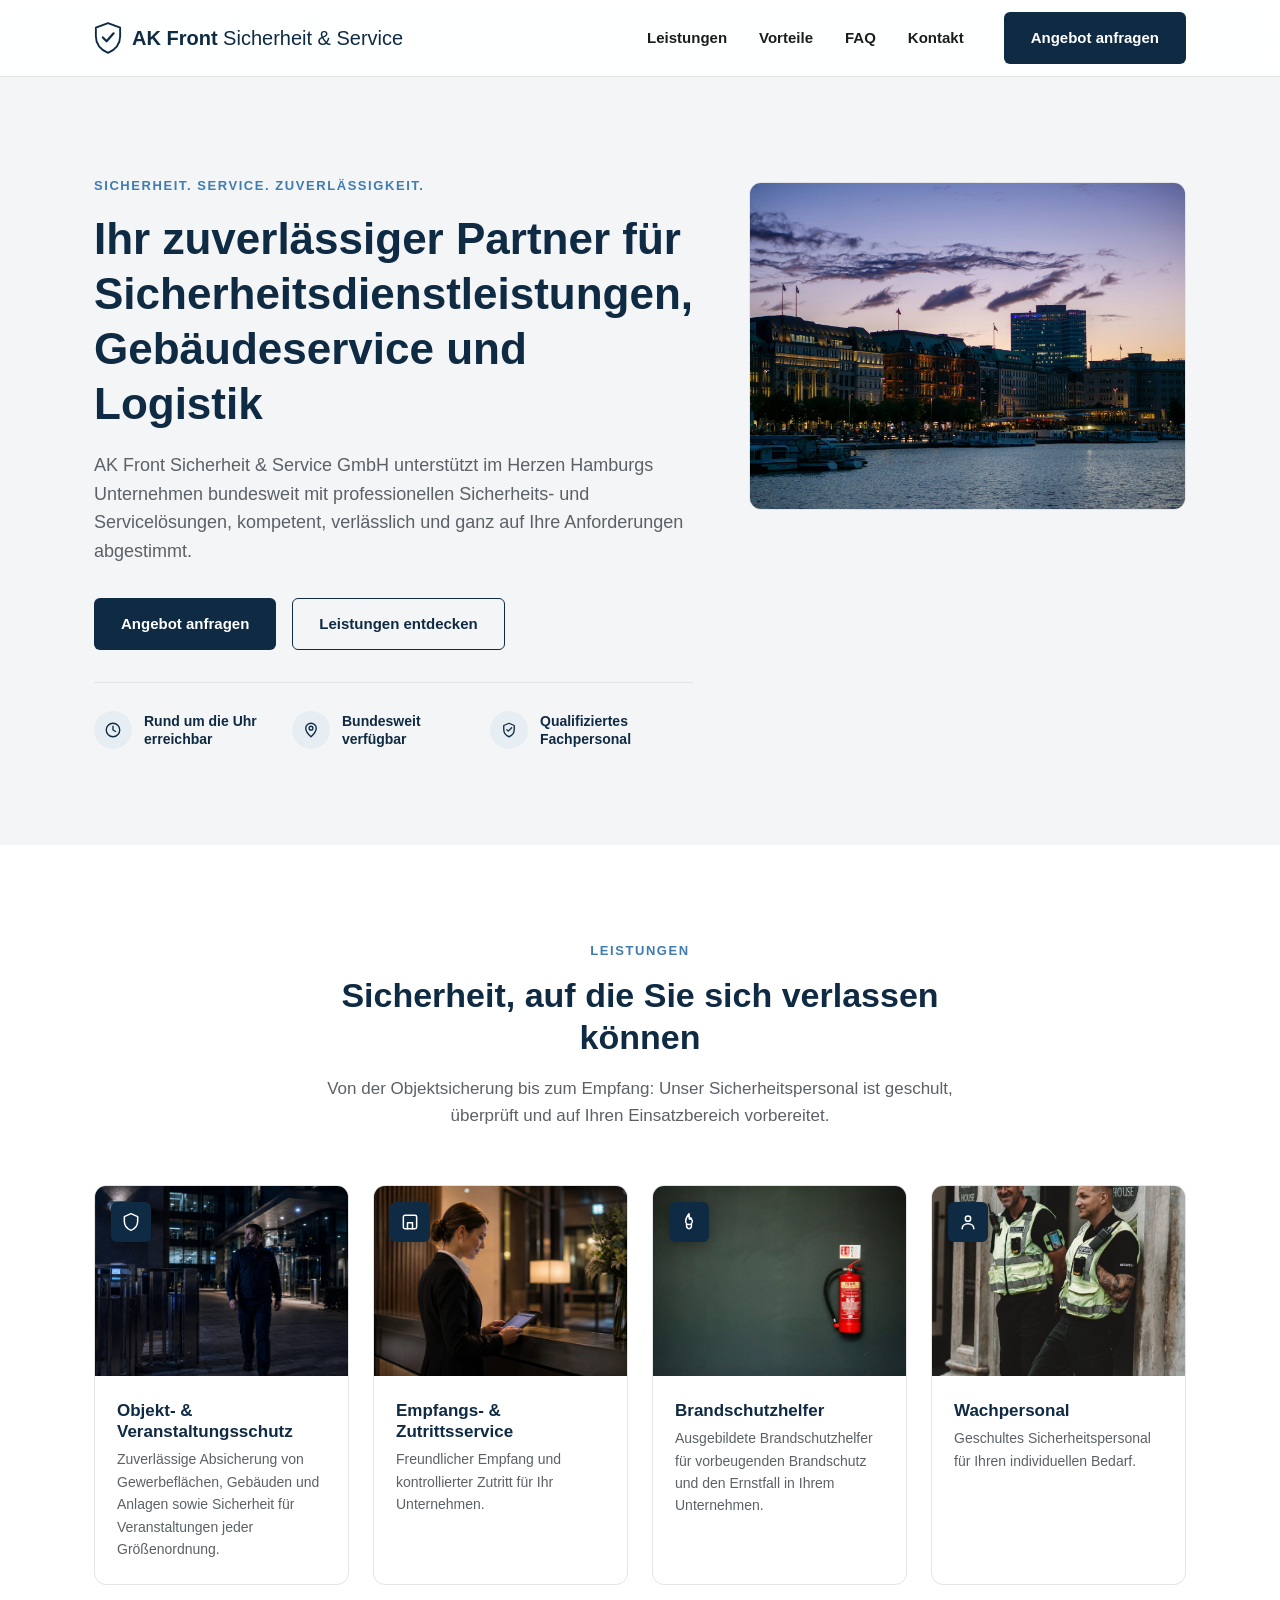
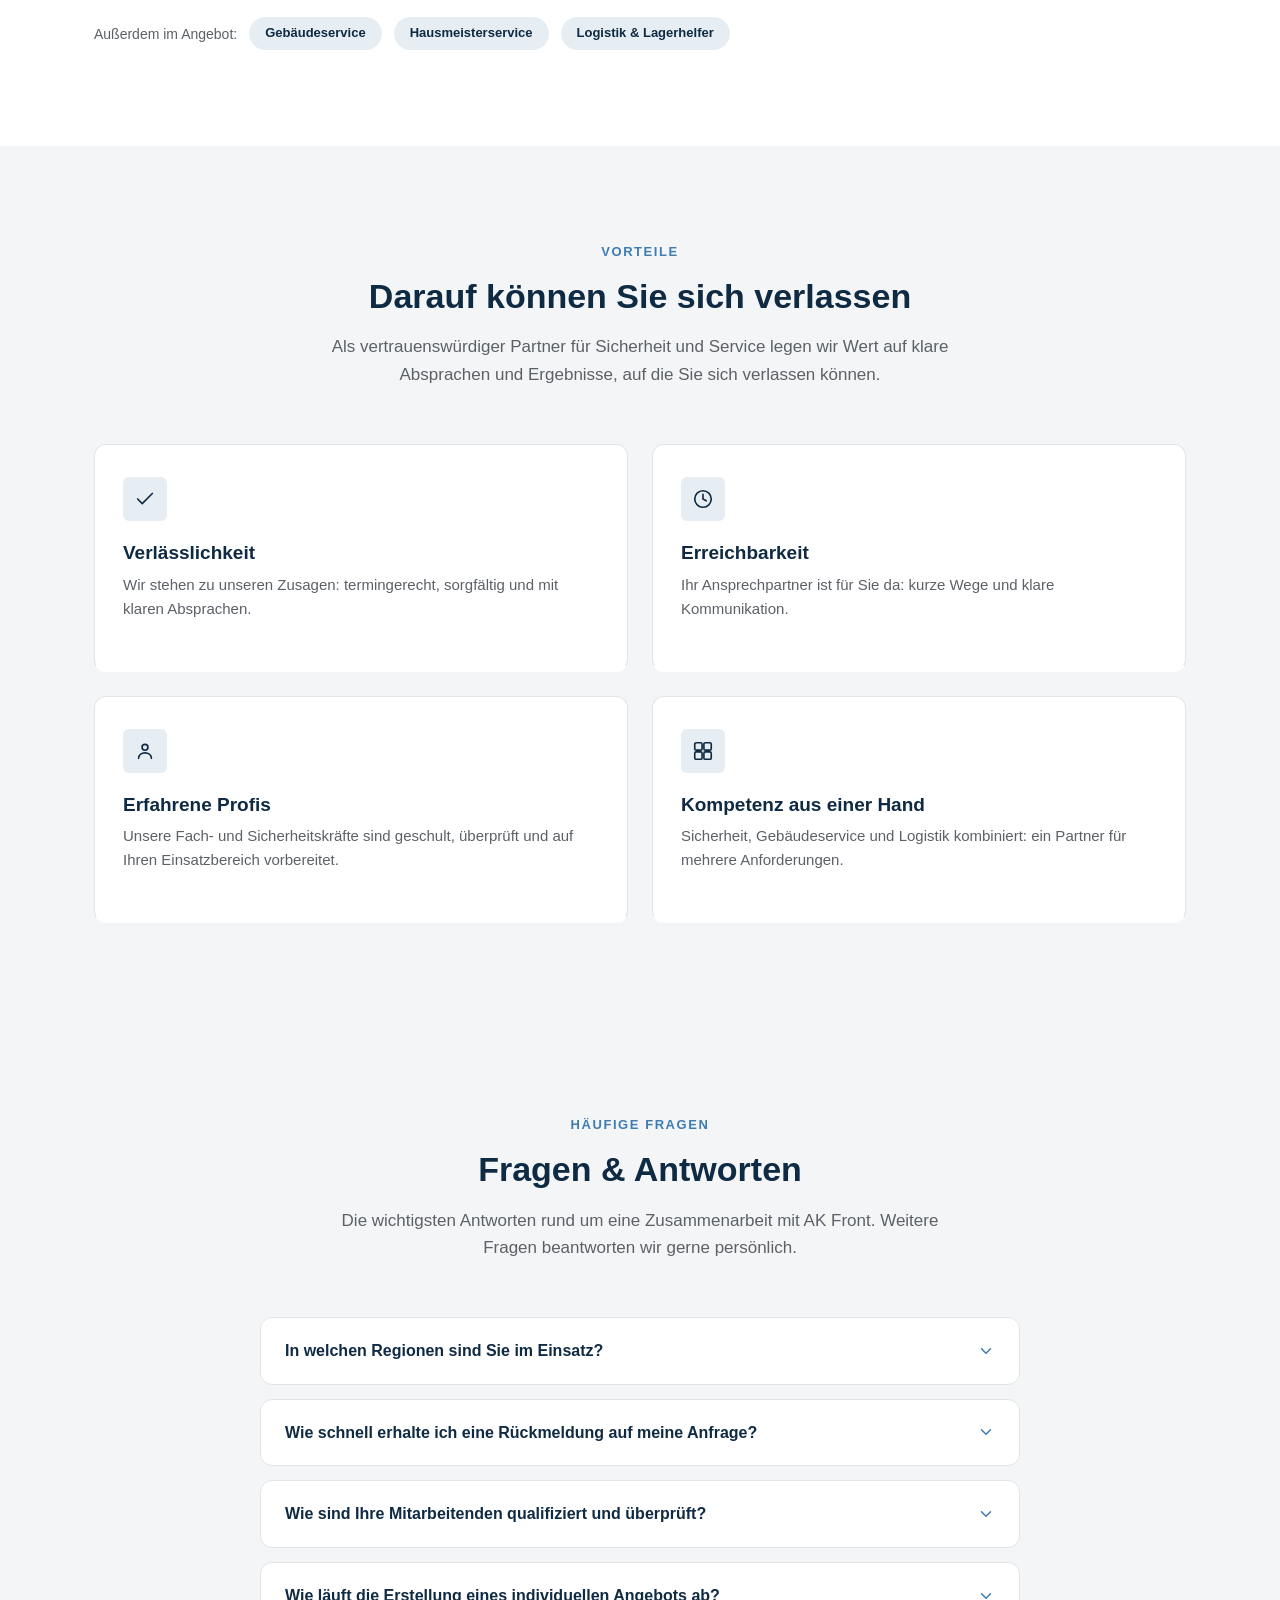
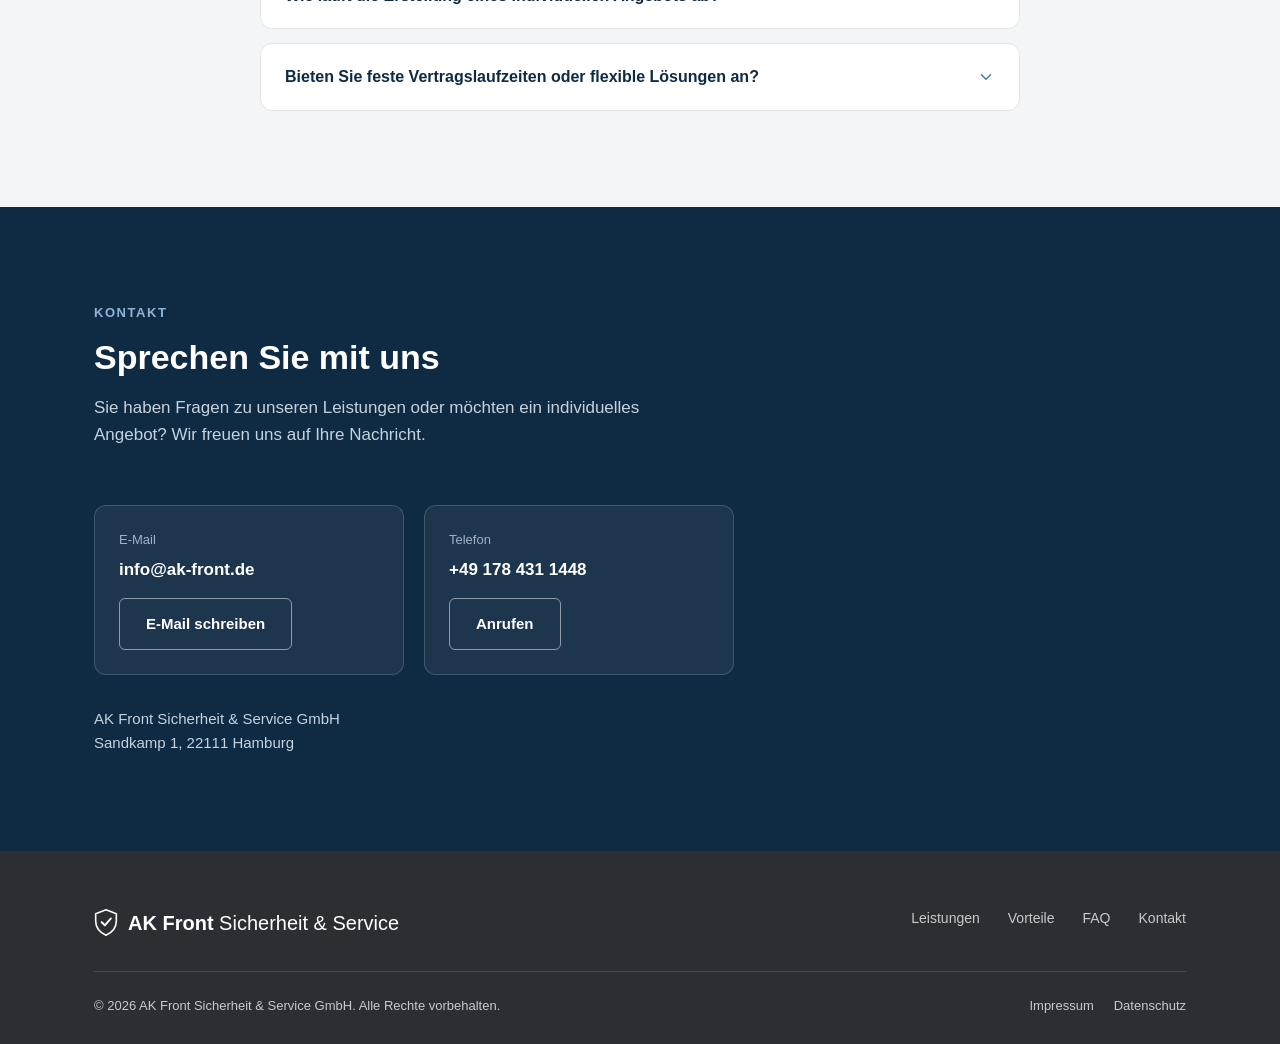
<file: index.html>
<!DOCTYPE html>
<html lang="de">
<head>
<meta charset="UTF-8">
<meta name="viewport" content="width=device-width, initial-scale=1.0">
<title>AK Front Sicherheit &amp; Service GmbH | Sicherheitsdienstleistungen, Gebäudeservice &amp; Logistik</title>
<meta name="description" content="AK Front Sicherheit &amp; Service GmbH: Ihr zuverlässiger Partner für Sicherheitsdienstleistungen, Gebäudeservice und Logistik-Dienstleistungen bundesweit.">
<link rel="icon" type="image/svg+xml" href="assets/favicon.svg">
<link rel="stylesheet" href="css/style.css">
</head>
<body>

<header class="site-header" id="siteHeader">
  <div class="container">
    <a href="#top" class="logo">
      <svg class="mark" width="28" height="32" viewBox="0 0 30 34" fill="none" xmlns="http://www.w3.org/2000/svg">
        <path d="M15 1L28 6V15C28 23 22.5 29.5 15 33C7.5 29.5 2 23 2 15V6L15 1Z" stroke="currentColor" stroke-width="2" stroke-linejoin="round"/>
        <path d="M9.5 16.5L13.5 20.5L21 12" stroke="currentColor" stroke-width="2.4" stroke-linecap="round" stroke-linejoin="round"/>
      </svg>
      <span><strong>AK Front</strong> Sicherheit &amp; Service</span>
    </a>
    <nav class="main-nav">
      <ul>
        <li><a href="#leistungen">Leistungen</a></li>
        <li><a href="#vorteile">Vorteile</a></li>
        <li><a href="#faq">FAQ</a></li>
        <li><a href="#kontakt">Kontakt</a></li>
      </ul>
      <a href="#kontakt" class="btn btn-primary">Angebot anfragen</a>
    </nav>
    <button class="nav-toggle" id="navToggle" aria-label="Menü öffnen" aria-expanded="false">
      <svg viewBox="0 0 24 24" fill="none" stroke="currentColor" stroke-width="2" stroke-linecap="round">
        <line x1="3" y1="6" x2="21" y2="6"/><line x1="3" y1="12" x2="21" y2="12"/><line x1="3" y1="18" x2="21" y2="18"/>
      </svg>
    </button>
  </div>
</header>

<main id="top">

  <!-- Hero -------------------------------------------------------------- -->
  <section class="hero">
    <div class="container">
      <div class="hero-content">
        <span class="eyebrow">Sicherheit. Service. Zuverlässigkeit.</span>
        <h1>Ihr zuverlässiger Partner für Sicherheitsdienstleistungen, Gebäudeservice und Logistik</h1>
        <p class="section-sub">AK Front Sicherheit &amp; Service GmbH unterstützt im Herzen Hamburgs Unternehmen bundesweit mit professionellen Sicherheits- und Servicelösungen, kompetent, verlässlich und ganz auf Ihre Anforderungen abgestimmt.</p>
        <div class="hero-ctas">
          <a href="#kontakt" class="btn btn-primary">Angebot anfragen</a>
          <a href="#leistungen" class="btn btn-outline">Leistungen entdecken</a>
        </div>
        <ul class="hero-badges">
          <li class="hero-badge">
            <span class="badge-icon">
              <svg width="18" height="18" viewBox="0 0 24 24" fill="none" stroke="currentColor" stroke-width="1.8" stroke-linecap="round" stroke-linejoin="round">
                <circle cx="12" cy="12" r="9"/>
                <path d="M12 7V12L15.5 14"/>
              </svg>
            </span>
            <span>Rund um die Uhr erreichbar</span>
          </li>
          <li class="hero-badge">
            <span class="badge-icon">
              <svg width="18" height="18" viewBox="0 0 24 24" fill="none" stroke="currentColor" stroke-width="1.8" stroke-linecap="round" stroke-linejoin="round">
                <path d="M12 21C12 21 19 14.5 19 9.5C19 5.9 15.9 3 12 3C8.1 3 5 5.9 5 9.5C5 14.5 12 21 12 21Z"/>
                <circle cx="12" cy="9.5" r="2.5"/>
              </svg>
            </span>
            <span>Bundesweit verfügbar</span>
          </li>
          <li class="hero-badge">
            <span class="badge-icon">
              <svg width="18" height="18" viewBox="0 0 24 24" fill="none" stroke="currentColor" stroke-width="1.8" stroke-linecap="round" stroke-linejoin="round">
                <path d="M12 3L19 6V11C19 15.5 16 19.5 12 21C8 19.5 5 15.5 5 11V6L12 3Z"/>
                <path d="M9 11.5L11 13.5L15.5 9"/>
              </svg>
            </span>
            <span>Qualifiziertes Fachpersonal</span>
          </li>
        </ul>
      </div>
      <div class="hero-media">
        <img src="assets/img/hero.jpg" alt="Hamburger Binnenalster in der Abenddämmerung" width="900" height="675" loading="eager">
      </div>
    </div>
  </section>

  <!-- Leistungen ---------------------------------------------------------- -->
  <section id="leistungen">
    <div class="container">
      <div class="section-head center">
        <span class="eyebrow">Leistungen</span>
        <h2>Sicherheit, auf die Sie sich verlassen können</h2>
        <p class="section-sub">Von der Objektsicherung bis zum Empfang: Unser Sicherheitspersonal ist geschult, überprüft und auf Ihren Einsatzbereich vorbereitet.</p>
      </div>
      <div class="tiles-grid">

        <div class="tile">
          <div class="tile-media">
            <img src="assets/img/tile-objektschutz.jpg" alt="Sicherheitsmitarbeiter kontrolliert nachts den Zugang eines Gewerbegebäudes" width="600" height="450" loading="lazy">
          </div>
          <div class="tile-body">
            <div class="tile-icon">
              <svg width="20" height="20" viewBox="0 0 24 24" fill="none" stroke="currentColor" stroke-width="1.8" stroke-linecap="round" stroke-linejoin="round">
                <path d="M12 2L20 5.5V11C20 16 16.5 20.2 12 22C7.5 20.2 4 16 4 11V5.5L12 2Z"/>
              </svg>
            </div>
            <h3>Objekt- &amp; Veranstaltungsschutz</h3>
            <p>Zuverlässige Absicherung von Gewerbeflächen, Gebäuden und Anlagen sowie Sicherheit für Veranstaltungen jeder Größenordnung.</p>
          </div>
        </div>

        <div class="tile">
          <div class="tile-media">
            <img src="assets/img/tile-empfang.jpg" alt="Empfangsmitarbeiterin prüft an einem modernen Empfangstresen den Zutritt" width="600" height="450" loading="lazy">
          </div>
          <div class="tile-body">
            <div class="tile-icon">
              <svg width="20" height="20" viewBox="0 0 24 24" fill="none" stroke="currentColor" stroke-width="1.8" stroke-linecap="round" stroke-linejoin="round">
                <rect x="4" y="4" width="16" height="16" rx="2"/><path d="M9 20V13H15V20"/>
              </svg>
            </div>
            <h3>Empfangs- &amp; Zutrittsservice</h3>
            <p>Freundlicher Empfang und kontrollierter Zutritt für Ihr Unternehmen.</p>
          </div>
        </div>

        <div class="tile">
          <div class="tile-media">
            <img src="assets/img/tile-brandschutz.jpg" alt="Brandschutzhelfer mit Feuerlöscher" width="600" height="450" loading="lazy">
          </div>
          <div class="tile-body">
            <div class="tile-icon">
              <svg width="20" height="20" viewBox="0 0 24 24" fill="none" stroke="currentColor" stroke-width="1.8" stroke-linecap="round" stroke-linejoin="round">
                <path d="M12 2C12 2 8 7 8 11C8 13.2 9.8 15 12 15C14.2 15 16 13.2 16 11C16 9.5 14.8 8 14 7C14 8.5 13 9 12.5 8.5C12 8 12.5 6 12 2Z"/>
                <path d="M9 15C9 17.8 10.3 20 12 20C13.7 20 15 17.8 15 15"/>
              </svg>
            </div>
            <h3>Brandschutzhelfer</h3>
            <p>Ausgebildete Brandschutzhelfer für vorbeugenden Brandschutz und den Ernstfall in Ihrem Unternehmen.</p>
          </div>
        </div>

        <div class="tile">
          <div class="tile-media">
            <img src="assets/img/tile-wachpersonal.jpg" alt="Zwei Sicherheitsmitarbeiter in Warnwesten vor einem Gebäudeeingang" width="600" height="450" loading="lazy">
          </div>
          <div class="tile-body">
            <div class="tile-icon">
              <svg width="20" height="20" viewBox="0 0 24 24" fill="none" stroke="currentColor" stroke-width="1.8" stroke-linecap="round" stroke-linejoin="round">
                <circle cx="12" cy="8" r="3.2"/><path d="M5 20C5 16.5 8 14 12 14C16 14 19 16.5 19 20"/>
              </svg>
            </div>
            <h3>Wachpersonal</h3>
            <p>Geschultes Sicherheitspersonal für Ihren individuellen Bedarf.</p>
          </div>
        </div>

      </div>
      <div class="tiles-more">
        <span>Außerdem im Angebot:</span>
        <span class="pill">Gebäudeservice</span>
        <span class="pill">Hausmeisterservice</span>
        <span class="pill">Logistik &amp; Lagerhelfer</span>
      </div>
    </div>
  </section>

  <!-- Vorteile ------------------------------------------------------------ -->
  <section id="vorteile" class="vorteile">
    <div class="container">
      <div class="section-head center">
        <span class="eyebrow">Vorteile</span>
        <h2>Darauf können Sie sich verlassen</h2>
        <p class="section-sub">Als vertrauenswürdiger Partner für Sicherheit und Service legen wir Wert auf klare Absprachen und Ergebnisse, auf die Sie sich verlassen können.</p>
      </div>
      <div class="cards-4">

        <div class="card">
          <div class="icon">
            <svg width="22" height="22" viewBox="0 0 24 24" fill="none" stroke="currentColor" stroke-width="1.8" stroke-linecap="round" stroke-linejoin="round">
              <path d="M20 6L9 17L4 12"/>
            </svg>
          </div>
          <h3>Verlässlichkeit</h3>
          <p>Wir stehen zu unseren Zusagen: termingerecht, sorgfältig und mit klaren Absprachen.</p>
        </div>

        <div class="card">
          <div class="icon">
            <svg width="22" height="22" viewBox="0 0 24 24" fill="none" stroke="currentColor" stroke-width="1.8" stroke-linecap="round" stroke-linejoin="round">
              <circle cx="12" cy="12" r="9"/><path d="M12 7V12L15.5 14"/>
            </svg>
          </div>
          <h3>Erreichbarkeit</h3>
          <p>Ihr Ansprechpartner ist für Sie da: kurze Wege und klare Kommunikation.</p>
        </div>

        <div class="card">
          <div class="icon">
            <svg width="22" height="22" viewBox="0 0 24 24" fill="none" stroke="currentColor" stroke-width="1.8" stroke-linecap="round" stroke-linejoin="round">
              <circle cx="12" cy="8" r="3.2"/><path d="M5 20C5 16.5 8 14 12 14C16 14 19 16.5 19 20"/>
            </svg>
          </div>
          <h3>Erfahrene Profis</h3>
          <p>Unsere Fach- und Sicherheitskräfte sind geschult, überprüft und auf Ihren Einsatzbereich vorbereitet.</p>
        </div>

        <div class="card">
          <div class="icon">
            <svg width="22" height="22" viewBox="0 0 24 24" fill="none" stroke="currentColor" stroke-width="1.8" stroke-linecap="round" stroke-linejoin="round">
              <rect x="3" y="3" width="8" height="8" rx="1.5"/><rect x="13" y="3" width="8" height="8" rx="1.5"/><rect x="3" y="13" width="8" height="8" rx="1.5"/><rect x="13" y="13" width="8" height="8" rx="1.5"/>
            </svg>
          </div>
          <h3>Kompetenz aus einer Hand</h3>
          <p>Sicherheit, Gebäudeservice und Logistik kombiniert: ein Partner für mehrere Anforderungen.</p>
        </div>

      </div>
    </div>
  </section>

  <!-- FAQ ---------------------------------------------------------------- -->
  <section id="faq" class="faq">
    <div class="container">
      <div class="section-head center">
        <span class="eyebrow">Häufige Fragen</span>
        <h2>Fragen &amp; Antworten</h2>
        <p class="section-sub">Die wichtigsten Antworten rund um eine Zusammenarbeit mit AK Front. Weitere Fragen beantworten wir gerne persönlich.</p>
      </div>
      <div class="faq-list">

        <details class="faq-item">
          <summary>
            <span>In welchen Regionen sind Sie im Einsatz?</span>
            <svg class="faq-chevron" width="18" height="18" viewBox="0 0 24 24" fill="none" stroke="currentColor" stroke-width="2" stroke-linecap="round" stroke-linejoin="round"><path d="M6 9L12 15L18 9"/></svg>
          </summary>
          <p>AK Front Sicherheit &amp; Service ist bundesweit für Unternehmen unterschiedlicher Branchen im Einsatz, von einzelnen Standorten bis hin zu mehreren Liegenschaften.</p>
        </details>

        <details class="faq-item">
          <summary>
            <span>Wie schnell erhalte ich eine Rückmeldung auf meine Anfrage?</span>
            <svg class="faq-chevron" width="18" height="18" viewBox="0 0 24 24" fill="none" stroke="currentColor" stroke-width="2" stroke-linecap="round" stroke-linejoin="round"><path d="M6 9L12 15L18 9"/></svg>
          </summary>
          <p>Wir melden uns zeitnah bei Ihnen zurück und besprechen gemeinsam Umfang, Einsatzort und Ablauf, bevor wir ein passendes Angebot erstellen.</p>
        </details>

        <details class="faq-item">
          <summary>
            <span>Wie sind Ihre Mitarbeitenden qualifiziert und überprüft?</span>
            <svg class="faq-chevron" width="18" height="18" viewBox="0 0 24 24" fill="none" stroke="currentColor" stroke-width="2" stroke-linecap="round" stroke-linejoin="round"><path d="M6 9L12 15L18 9"/></svg>
          </summary>
          <p>Unsere Fach- und Sicherheitskräfte werden entsprechend den gesetzlichen Vorgaben (u. a. § 34a GewO) geschult und überprüft, bevor sie bei Ihnen zum Einsatz kommen.</p>
        </details>

        <details class="faq-item">
          <summary>
            <span>Wie läuft die Erstellung eines individuellen Angebots ab?</span>
            <svg class="faq-chevron" width="18" height="18" viewBox="0 0 24 24" fill="none" stroke="currentColor" stroke-width="2" stroke-linecap="round" stroke-linejoin="round"><path d="M6 9L12 15L18 9"/></svg>
          </summary>
          <p>Nach Ihrer Anfrage klären wir gemeinsam Ihren Bedarf, zum Beispiel Einsatzort, Umfang und gewünschten Startzeitpunkt, und erstellen darauf ein individuelles Angebot.</p>
        </details>

        <details class="faq-item">
          <summary>
            <span>Bieten Sie feste Vertragslaufzeiten oder flexible Lösungen an?</span>
            <svg class="faq-chevron" width="18" height="18" viewBox="0 0 24 24" fill="none" stroke="currentColor" stroke-width="2" stroke-linecap="round" stroke-linejoin="round"><path d="M6 9L12 15L18 9"/></svg>
          </summary>
          <p>Wir richten uns nach Ihrem Bedarf und besprechen im persönlichen Gespräch, ob eine langfristige Zusammenarbeit oder eine flexible, projektbezogene Lösung passender ist.</p>
        </details>

      </div>
    </div>
  </section>

  <!-- Kontakt ---------------------------------------------------------------- -->
  <section id="kontakt" class="kontakt">
    <div class="container">
      <div class="section-head">
        <span class="eyebrow">Kontakt</span>
        <h2>Sprechen Sie mit uns</h2>
        <p class="section-sub">Sie haben Fragen zu unseren Leistungen oder möchten ein individuelles Angebot? Wir freuen uns auf Ihre Nachricht.</p>
      </div>
      <div class="kontakt-grid">

        <div class="kontakt-card">
          <div class="label">E-Mail</div>
          <div class="value">info@ak-front.de</div>
          <a href="mailto:info@ak-front.de" class="btn btn-ghost-light">E-Mail schreiben</a>
        </div>

        <div class="kontakt-card">
          <div class="label">Telefon</div>
          <div class="value">+49 178 431 1448</div>
          <a href="tel:+491784311448" class="btn btn-ghost-light">Anrufen</a>
        </div>

      </div>
      <p class="kontakt-address">AK Front Sicherheit &amp; Service GmbH<br>Sandkamp 1, 22111 Hamburg</p>
    </div>
  </section>

</main>

<footer class="site-footer">
  <div class="container">
    <div class="footer-top">
      <a href="#top" class="logo">
        <svg class="mark" width="24" height="27" viewBox="0 0 30 34" fill="none" xmlns="http://www.w3.org/2000/svg">
          <path d="M15 1L28 6V15C28 23 22.5 29.5 15 33C7.5 29.5 2 23 2 15V6L15 1Z" stroke="currentColor" stroke-width="2" stroke-linejoin="round"/>
          <path d="M9.5 16.5L13.5 20.5L21 12" stroke="currentColor" stroke-width="2.4" stroke-linecap="round" stroke-linejoin="round"/>
        </svg>
        <span><strong>AK Front</strong> Sicherheit &amp; Service</span>
      </a>
      <nav class="footer-nav">
        <a href="#leistungen">Leistungen</a>
        <a href="#vorteile">Vorteile</a>
        <a href="#faq">FAQ</a>
        <a href="#kontakt">Kontakt</a>
      </nav>
    </div>
    <div class="footer-bottom">
      <span>&copy; 2026 AK Front Sicherheit &amp; Service GmbH. Alle Rechte vorbehalten.</span>
      <div class="footer-legal">
        <a href="impressum.html">Impressum</a>
        <a href="datenschutz.html">Datenschutz</a>
      </div>
    </div>
  </div>
</footer>

<script>
  var header = document.getElementById('siteHeader');
  var toggle = document.getElementById('navToggle');
  toggle.addEventListener('click', function () {
    var isOpen = header.classList.toggle('nav-open');
    toggle.setAttribute('aria-expanded', isOpen);
  });
  document.querySelectorAll('.main-nav a').forEach(function (link) {
    link.addEventListener('click', function () { header.classList.remove('nav-open'); });
  });
</script>

</body>
</html>
</file>
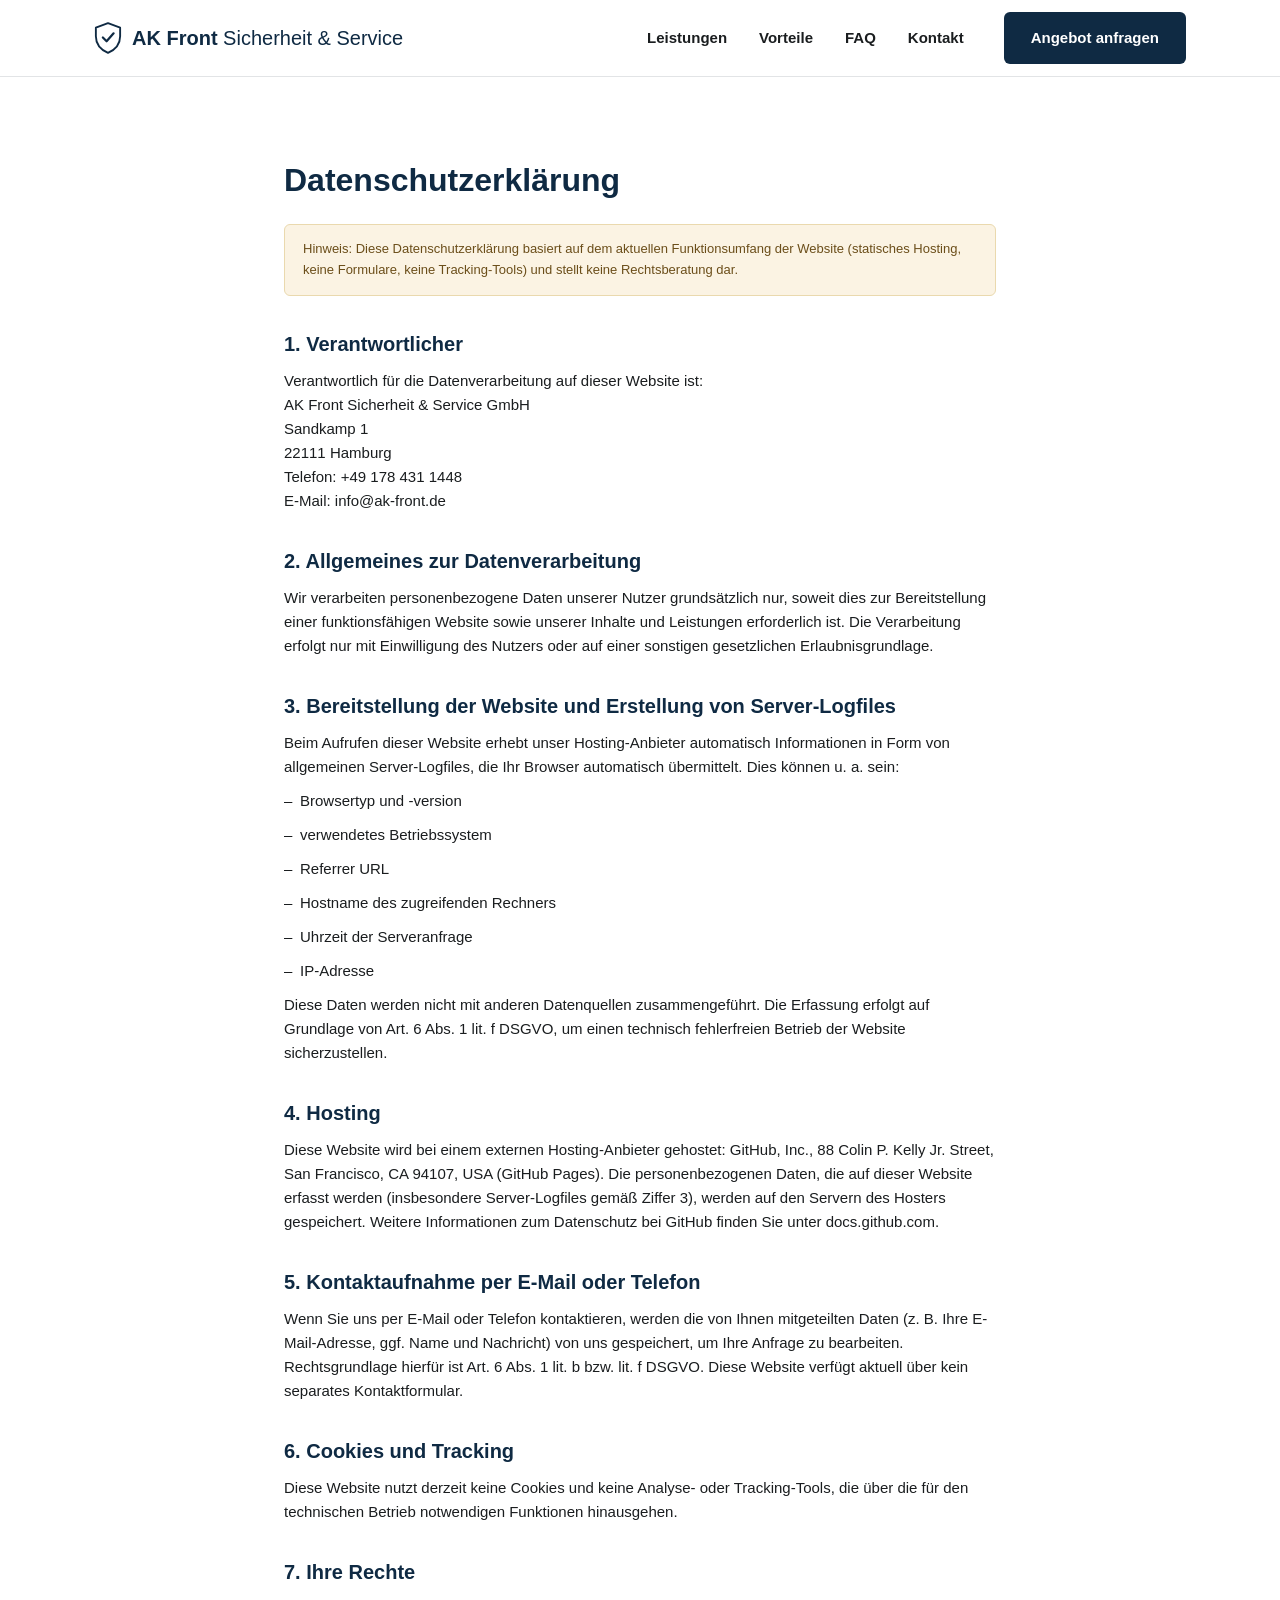
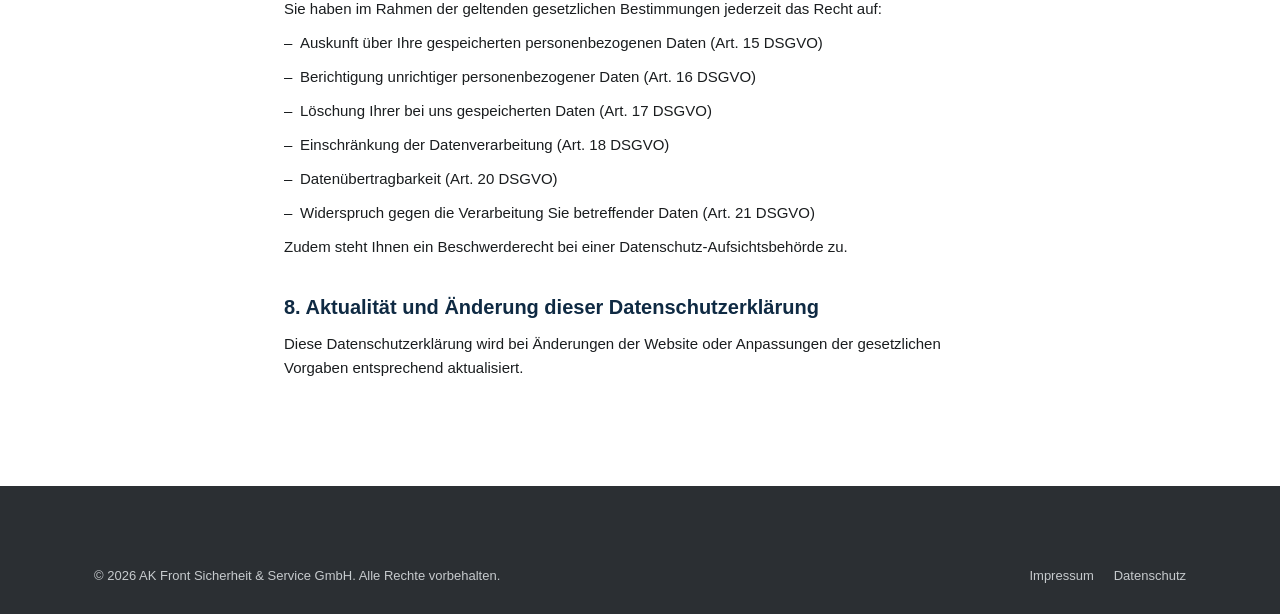
<file: datenschutz.html>
<!DOCTYPE html>
<html lang="de">
<head>
<meta charset="UTF-8">
<meta name="viewport" content="width=device-width, initial-scale=1.0">
<title>Datenschutzerklärung | AK Front Sicherheit &amp; Service GmbH</title>
<meta name="robots" content="noindex">
<link rel="icon" type="image/svg+xml" href="assets/favicon.svg">
<link rel="stylesheet" href="css/style.css">
</head>
<body>

<header class="site-header">
  <div class="container">
    <a href="index.html" class="logo">
      <svg class="mark" width="28" height="32" viewBox="0 0 30 34" fill="none" xmlns="http://www.w3.org/2000/svg">
        <path d="M15 1L28 6V15C28 23 22.5 29.5 15 33C7.5 29.5 2 23 2 15V6L15 1Z" stroke="currentColor" stroke-width="2" stroke-linejoin="round"/>
        <path d="M9.5 16.5L13.5 20.5L21 12" stroke="currentColor" stroke-width="2.4" stroke-linecap="round" stroke-linejoin="round"/>
      </svg>
      <span><strong>AK Front</strong> Sicherheit &amp; Service</span>
    </a>
    <nav class="main-nav">
      <ul>
        <li><a href="index.html#leistungen">Leistungen</a></li>
        <li><a href="index.html#vorteile">Vorteile</a></li>
        <li><a href="index.html#faq">FAQ</a></li>
        <li><a href="index.html#kontakt">Kontakt</a></li>
      </ul>
      <a href="index.html#kontakt" class="btn btn-primary">Angebot anfragen</a>
    </nav>
  </div>
</header>

<main>
  <div class="container legal-page">
    <h1>Datenschutzerklärung</h1>

    <div class="placeholder-note">
      Hinweis: Diese Datenschutzerklärung basiert auf dem aktuellen Funktionsumfang der Website
      (statisches Hosting, keine Formulare, keine Tracking-Tools) und stellt keine Rechtsberatung dar.
    </div>

    <h2>1. Verantwortlicher</h2>
    <p>
      Verantwortlich für die Datenverarbeitung auf dieser Website ist:<br>
      AK Front Sicherheit &amp; Service GmbH<br>
     Sandkamp 1<br>
      22111 Hamburg<br>
      Telefon: +49 178 431 1448<br>
      E-Mail: info@ak-front.de
    </p>

    <h2>2. Allgemeines zur Datenverarbeitung</h2>
    <p>
      Wir verarbeiten personenbezogene Daten unserer Nutzer grundsätzlich nur, soweit dies zur
      Bereitstellung einer funktionsfähigen Website sowie unserer Inhalte und Leistungen erforderlich ist.
      Die Verarbeitung erfolgt nur mit Einwilligung des Nutzers oder auf einer sonstigen gesetzlichen
      Erlaubnisgrundlage.
    </p>

    <h2>3. Bereitstellung der Website und Erstellung von Server-Logfiles</h2>
    <p>
      Beim Aufrufen dieser Website erhebt unser Hosting-Anbieter automatisch Informationen in Form von
      allgemeinen Server-Logfiles, die Ihr Browser automatisch übermittelt. Dies können u. a. sein:
    </p>
    <ul>
      <li>Browsertyp und -version</li>
      <li>verwendetes Betriebssystem</li>
      <li>Referrer URL</li>
      <li>Hostname des zugreifenden Rechners</li>
      <li>Uhrzeit der Serveranfrage</li>
      <li>IP-Adresse</li>
    </ul>
    <p>
      Diese Daten werden nicht mit anderen Datenquellen zusammengeführt. Die Erfassung erfolgt auf
      Grundlage von Art. 6 Abs. 1 lit. f DSGVO, um einen technisch fehlerfreien Betrieb der Website
      sicherzustellen.
    </p>

    <h2>4. Hosting</h2>
    <p>
      Diese Website wird bei einem externen Hosting-Anbieter gehostet: GitHub, Inc., 88 Colin P. Kelly
      Jr. Street, San Francisco, CA 94107, USA (GitHub Pages). Die personenbezogenen Daten, die auf
      dieser Website erfasst werden (insbesondere Server-Logfiles gemäß Ziffer 3), werden auf den
      Servern des Hosters gespeichert. Weitere Informationen zum Datenschutz bei GitHub finden Sie
      unter <a href="https://docs.github.com/en/site-policy/privacy-policies/github-privacy-statement" target="_blank" rel="noopener">docs.github.com</a>.
    </p>

    <h2>5. Kontaktaufnahme per E-Mail oder Telefon</h2>
    <p>
      Wenn Sie uns per E-Mail oder Telefon kontaktieren, werden die von Ihnen mitgeteilten Daten
      (z. B. Ihre E-Mail-Adresse, ggf. Name und Nachricht) von uns gespeichert, um Ihre Anfrage zu
      bearbeiten. Rechtsgrundlage hierfür ist Art. 6 Abs. 1 lit. b bzw. lit. f DSGVO. Diese Website
      verfügt aktuell über kein separates Kontaktformular.
    </p>

    <h2>6. Cookies und Tracking</h2>
    <p>
      Diese Website nutzt derzeit keine Cookies und keine Analyse- oder Tracking-Tools, die über die für
      den technischen Betrieb notwendigen Funktionen hinausgehen.
    </p>

    <h2>7. Ihre Rechte</h2>
    <p>Sie haben im Rahmen der geltenden gesetzlichen Bestimmungen jederzeit das Recht auf:</p>
    <ul>
      <li>Auskunft über Ihre gespeicherten personenbezogenen Daten (Art. 15 DSGVO)</li>
      <li>Berichtigung unrichtiger personenbezogener Daten (Art. 16 DSGVO)</li>
      <li>Löschung Ihrer bei uns gespeicherten Daten (Art. 17 DSGVO)</li>
      <li>Einschränkung der Datenverarbeitung (Art. 18 DSGVO)</li>
      <li>Datenübertragbarkeit (Art. 20 DSGVO)</li>
      <li>Widerspruch gegen die Verarbeitung Sie betreffender Daten (Art. 21 DSGVO)</li>
    </ul>
    <p>
      Zudem steht Ihnen ein Beschwerderecht bei einer Datenschutz-Aufsichtsbehörde zu.
    </p>

    <h2>8. Aktualität und Änderung dieser Datenschutzerklärung</h2>
    <p>
      Diese Datenschutzerklärung wird bei Änderungen der Website oder Anpassungen der gesetzlichen
      Vorgaben entsprechend aktualisiert.
    </p>
  </div>
</main>

<footer class="site-footer">
  <div class="container">
    <div class="footer-bottom">
      <span>&copy; 2026 AK Front Sicherheit &amp; Service GmbH. Alle Rechte vorbehalten.</span>
      <div class="footer-legal">
        <a href="impressum.html">Impressum</a>
        <a href="datenschutz.html">Datenschutz</a>
      </div>
    </div>
  </div>
</footer>

</body>
</html>
</file>
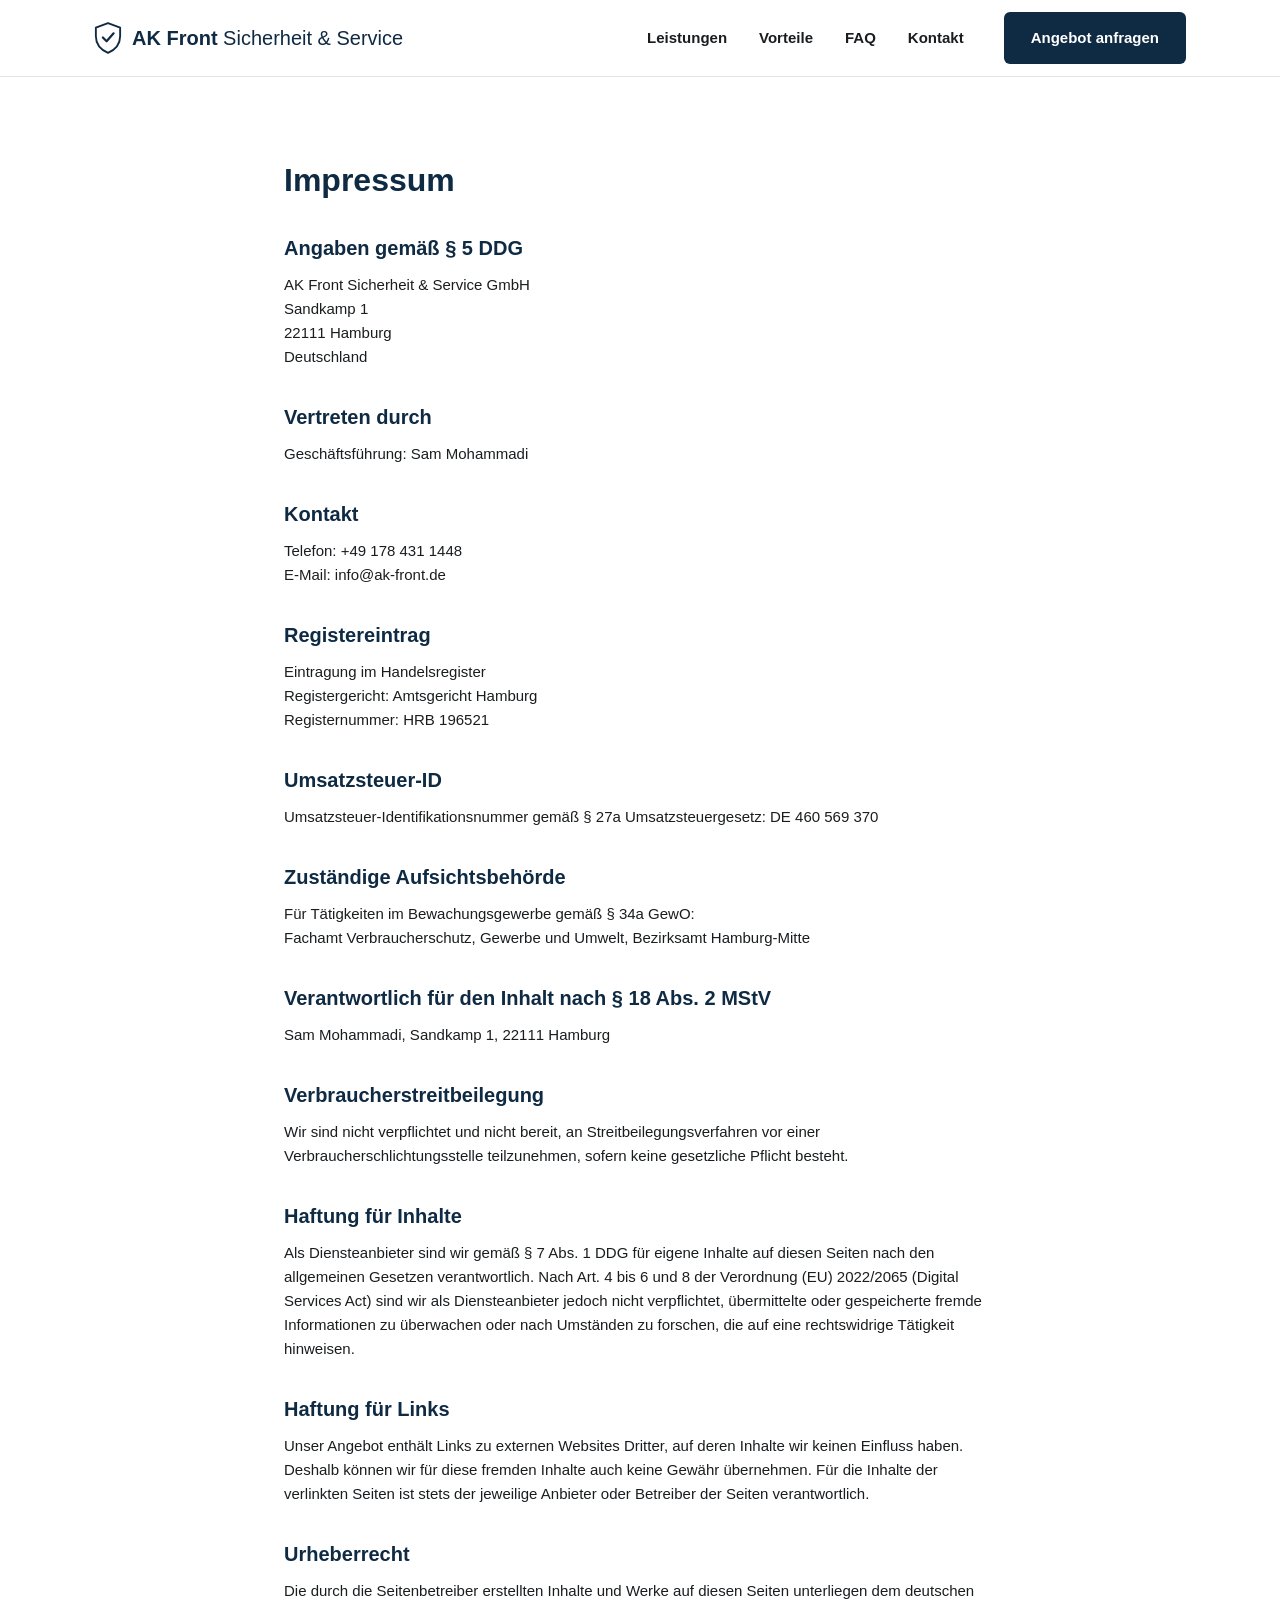
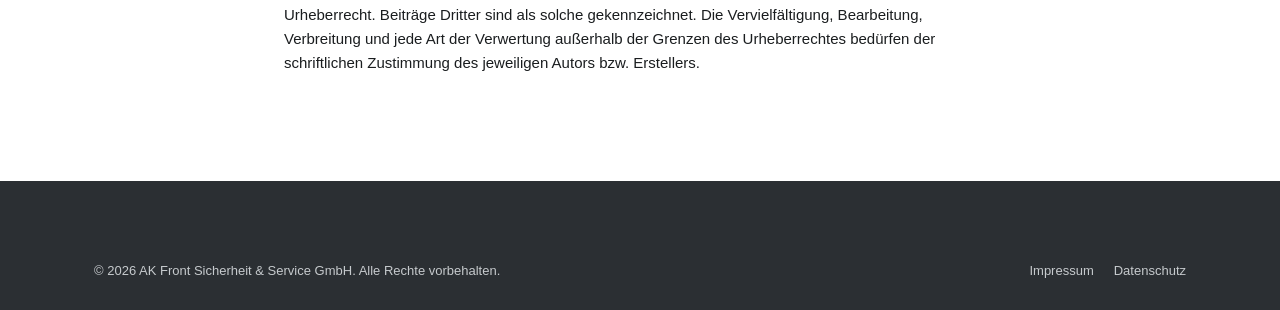
<file: impressum.html>
<!DOCTYPE html>
<html lang="de">
<head>
<meta charset="UTF-8">
<meta name="viewport" content="width=device-width, initial-scale=1.0">
<title>Impressum | AK Front Sicherheit &amp; Service GmbH</title>
<meta name="robots" content="noindex">
<link rel="icon" type="image/svg+xml" href="assets/favicon.svg">
<link rel="stylesheet" href="css/style.css">
</head>
<body>

<header class="site-header">
  <div class="container">
    <a href="index.html" class="logo">
      <svg class="mark" width="28" height="32" viewBox="0 0 30 34" fill="none" xmlns="http://www.w3.org/2000/svg">
        <path d="M15 1L28 6V15C28 23 22.5 29.5 15 33C7.5 29.5 2 23 2 15V6L15 1Z" stroke="currentColor" stroke-width="2" stroke-linejoin="round"/>
        <path d="M9.5 16.5L13.5 20.5L21 12" stroke="currentColor" stroke-width="2.4" stroke-linecap="round" stroke-linejoin="round"/>
      </svg>
      <span><strong>AK Front</strong> Sicherheit &amp; Service</span>
    </a>
    <nav class="main-nav">
      <ul>
        <li><a href="index.html#leistungen">Leistungen</a></li>
        <li><a href="index.html#vorteile">Vorteile</a></li>
        <li><a href="index.html#faq">FAQ</a></li>
        <li><a href="index.html#kontakt">Kontakt</a></li>
      </ul>
      <a href="index.html#kontakt" class="btn btn-primary">Angebot anfragen</a>
    </nav>
  </div>
</header>

<main>
  <div class="container legal-page">
    <h1>Impressum</h1>

    <h2>Angaben gemäß § 5 DDG</h2>
    <p>
      AK Front Sicherheit &amp; Service GmbH<br>
      Sandkamp 1<br>
      22111 Hamburg<br>
      Deutschland
    </p>

    <h2>Vertreten durch</h2>
    <p>Geschäftsführung: Sam Mohammadi</p>

    <h2>Kontakt</h2>
    <p>
      Telefon: +49 178 431 1448<br>
      E-Mail: info@ak-front.de
    </p>

    <h2>Registereintrag</h2>
    <p>
      Eintragung im Handelsregister<br>
      Registergericht: Amtsgericht Hamburg<br>
      Registernummer: HRB 196521
    </p>

    <h2>Umsatzsteuer-ID</h2>
    <p>Umsatzsteuer-Identifikationsnummer gemäß § 27a Umsatzsteuergesetz: DE 460 569 370</p>

    <h2>Zuständige Aufsichtsbehörde</h2>
    <p>
      Für Tätigkeiten im Bewachungsgewerbe gemäß § 34a GewO:<br>
      Fachamt Verbraucherschutz, Gewerbe und Umwelt, Bezirksamt Hamburg-Mitte
    </p>

    <h2>Verantwortlich für den Inhalt nach § 18 Abs. 2 MStV</h2>
    <p> Sam Mohammadi, Sandkamp 1, 22111 Hamburg</p>

    <h2>Verbraucherstreitbeilegung</h2>
    <p>
      Wir sind nicht verpflichtet und nicht bereit, an Streitbeilegungsverfahren vor einer
      Verbraucherschlichtungsstelle teilzunehmen, sofern keine gesetzliche Pflicht besteht.
    </p>

    <h2>Haftung für Inhalte</h2>
    <p>
      Als Diensteanbieter sind wir gemäß § 7 Abs. 1 DDG für eigene Inhalte auf diesen Seiten nach den
      allgemeinen Gesetzen verantwortlich. Nach Art. 4 bis 6 und 8 der Verordnung (EU) 2022/2065 (Digital
      Services Act) sind wir als Diensteanbieter jedoch nicht verpflichtet, übermittelte oder gespeicherte
      fremde Informationen zu überwachen oder nach Umständen zu forschen, die auf eine rechtswidrige
      Tätigkeit hinweisen.
    </p>

    <h2>Haftung für Links</h2>
    <p>
      Unser Angebot enthält Links zu externen Websites Dritter, auf deren Inhalte wir keinen Einfluss
      haben. Deshalb können wir für diese fremden Inhalte auch keine Gewähr übernehmen. Für die Inhalte
      der verlinkten Seiten ist stets der jeweilige Anbieter oder Betreiber der Seiten verantwortlich.
    </p>

    <h2>Urheberrecht</h2>
    <p>
      Die durch die Seitenbetreiber erstellten Inhalte und Werke auf diesen Seiten unterliegen dem
      deutschen Urheberrecht. Beiträge Dritter sind als solche gekennzeichnet. Die Vervielfältigung,
      Bearbeitung, Verbreitung und jede Art der Verwertung außerhalb der Grenzen des Urheberrechtes
      bedürfen der schriftlichen Zustimmung des jeweiligen Autors bzw. Erstellers.
    </p>
  </div>
</main>

<footer class="site-footer">
  <div class="container">
    <div class="footer-bottom">
      <span>&copy; 2026 AK Front Sicherheit &amp; Service GmbH. Alle Rechte vorbehalten.</span>
      <div class="footer-legal">
        <a href="impressum.html">Impressum</a>
        <a href="datenschutz.html">Datenschutz</a>
      </div>
    </div>
  </div>
</footer>

</body>
</html>
</file>
<file: css/style.css>
/* ==========================================================================
   AK Front Sicherheit & Service GmbH – Stylesheet
   Palette: Marineblau (#0F2A43) & Anthrazit (#2B2F33), Akzent Stahlblau (#3E7CB1)
   ========================================================================== */

:root {
  --navy: #0F2A43;
  --anthracite: #2B2F33;
  --accent: #3E7CB1;
  --accent-light: #E6EEF4;
  --bg-light: #F4F5F6;
  --white: #FFFFFF;
  --text: #1A1D1F;
  --text-muted: #5B6167;
  --border: #E2E4E6;
  --radius-sm: 6px;
  --radius: 12px;
  --max-width: 1140px;
  --font: -apple-system, BlinkMacSystemFont, "Segoe UI", Roboto, "Helvetica Neue", Arial, sans-serif;
}

* { box-sizing: border-box; margin: 0; padding: 0; }

html { scroll-behavior: smooth; }

body {
  font-family: var(--font);
  color: var(--text);
  line-height: 1.6;
  background: var(--white);
  -webkit-font-smoothing: antialiased;
}

img, svg { display: block; max-width: 100%; }

a { color: inherit; text-decoration: none; }

ul { list-style: none; }

.container {
  max-width: var(--max-width);
  margin: 0 auto;
  padding: 0 24px;
}

section { padding: 96px 0; }

/* Eyebrow label + headline pattern ---------------------------------------- */
.eyebrow {
  display: block;
  font-size: 13px;
  font-weight: 700;
  letter-spacing: 0.12em;
  text-transform: uppercase;
  color: var(--accent);
  margin-bottom: 12px;
}

.section-head {
  max-width: 640px;
  margin-bottom: 56px;
}

.section-head.center { margin-left: auto; margin-right: auto; text-align: center; }

h1, h2, h3 { color: var(--navy); font-weight: 700; line-height: 1.25; overflow-wrap: break-word; hyphens: auto; }

h2 { font-size: 34px; }

.section-sub {
  margin-top: 16px;
  color: var(--text-muted);
  font-size: 17px;
}

/* Buttons ------------------------------------------------------------------ */
.btn {
  display: inline-flex;
  align-items: center;
  gap: 8px;
  padding: 13px 26px;
  border-radius: var(--radius-sm);
  font-weight: 600;
  font-size: 15px;
  border: 1.5px solid transparent;
  cursor: pointer;
  transition: background-color .15s ease, border-color .15s ease, color .15s ease;
}

.btn.btn-primary { background: var(--navy); color: var(--white); }
.btn.btn-primary:hover { background: #163a5c; color: var(--white); }

.btn.btn-outline { background: transparent; border-color: var(--navy); color: var(--navy); }
.btn.btn-outline:hover { background: var(--navy); color: var(--white); }

.btn.btn-ghost-light { background: transparent; border-color: rgba(255,255,255,.5); color: var(--white); }
.btn.btn-ghost-light:hover { background: rgba(255,255,255,.12); color: var(--white); }

/* Header -------------------------------------------------------------------- */
.site-header {
  position: fixed;
  top: 0; left: 0; right: 0;
  z-index: 100;
  background: rgba(255,255,255,.92);
  backdrop-filter: saturate(180%) blur(8px);
  border-bottom: 1px solid var(--border);
}

.site-header .container {
  display: flex;
  align-items: center;
  justify-content: space-between;
  height: 76px;
}

.logo {
  display: flex;
  align-items: center;
  gap: 10px;
  font-size: 20px;
  color: var(--navy);
}

.logo strong { font-weight: 700; }
.logo span { font-weight: 400; }

.logo .mark { color: var(--navy); flex-shrink: 0; }

.main-nav { display: flex; align-items: center; gap: 40px; }

.main-nav ul { display: flex; gap: 32px; }

.main-nav a {
  font-size: 15px;
  font-weight: 600;
  color: var(--text);
}

.main-nav a:hover { color: var(--accent); }

.nav-toggle { display: none; }

/* Hero ----------------------------------------------------------------------- */
.hero {
  padding: 176px 0 96px;
  background: var(--bg-light);
}

.hero .container {
  display: grid;
  grid-template-columns: 1.1fr 1fr;
  gap: 56px;
  align-items: start;
}

.hero-media { margin-top: 6px; }

.hero h1 { font-size: 44px; margin: 14px 0 20px; }

.hero .section-sub { font-size: 18px; margin-top: 0; margin-bottom: 32px; }

.hero-ctas { display: flex; gap: 16px; flex-wrap: wrap; }

.hero-badges {
  display: flex;
  gap: 28px;
  flex-wrap: wrap;
  margin-top: 32px;
  padding-top: 28px;
  border-top: 1px solid var(--border);
}

.hero-badge {
  display: flex;
  align-items: center;
  gap: 12px;
}

.hero-badge .badge-icon {
  flex-shrink: 0;
  width: 38px; height: 38px;
  display: flex; align-items: center; justify-content: center;
  background: var(--accent-light);
  border-radius: 50%;
  color: var(--navy);
}

.hero-badge span:last-child {
  font-size: 14px;
  font-weight: 600;
  color: var(--navy);
  line-height: 1.3;
  max-width: 120px;
}

.hero-media {
  border: 1px solid var(--border);
  border-radius: var(--radius);
  overflow: hidden;
  aspect-ratio: 4 / 3;
}

.hero-media img { width: 100%; height: 100%; object-fit: cover; display: block; }

/* Leistungen ------------------------------------------------------------------ */
.cards-3 {
  display: grid;
  grid-template-columns: repeat(3, 1fr);
  gap: 24px;
}

.card {
  background: var(--white);
  border: 1px solid var(--border);
  border-radius: var(--radius);
  padding: 32px 28px;
}

.card .icon {
  width: 44px; height: 44px;
  display: flex; align-items: center; justify-content: center;
  background: var(--accent-light);
  border-radius: var(--radius-sm);
  color: var(--navy);
  margin-bottom: 20px;
  transition: background-color .2s ease, color .2s ease;
}

.card h3 { font-size: 19px; margin-bottom: 8px; }

.card p { color: var(--text-muted); font-size: 15px; margin-bottom: 16px; }

.card ul li {
  font-size: 14px;
  color: var(--text);
  padding-left: 18px;
  position: relative;
  margin-bottom: 8px;
}

.card ul li::before {
  content: "";
  position: absolute;
  left: 0; top: 8px;
  width: 6px; height: 6px;
  border-radius: 50%;
  background: var(--accent);
}

/* Leistungen (Security-Kacheln) --------------------------------------------------- */
.tiles-grid {
  display: grid;
  grid-template-columns: repeat(4, 1fr);
  gap: 24px;
}

.tile {
  position: relative;
  background: var(--white);
  border: 1px solid var(--border);
  border-radius: var(--radius);
  overflow: hidden;
  transition: transform .2s ease, box-shadow .2s ease;
}

.tile:hover {
  transform: translateY(-3px);
  box-shadow: 0 12px 28px rgba(15, 42, 67, .1);
}

.tile-media { position: relative; border-radius: 0; border: none; aspect-ratio: 4 / 3; overflow: hidden; }

.tile-media img { width: 100%; height: 100%; object-fit: cover; display: block; }

.tile-body { padding: 24px 22px 24px; }

.tile-icon {
  position: absolute;
  top: 16px;
  left: 16px;
  width: 40px; height: 40px;
  display: flex; align-items: center; justify-content: center;
  background: var(--navy);
  border: none;
  border-radius: var(--radius-sm);
  color: var(--white);
  margin: 0;
  box-shadow: 0 4px 14px rgba(0, 0, 0, .3);
  transition: background-color .2s ease;
}

.tile:hover .tile-icon { background: var(--accent); }

.tile-body h3 { font-size: 17px; margin-bottom: 6px; }
.tile-body p { color: var(--text-muted); font-size: 14px; }

.tiles-more {
  margin-top: 32px;
  display: flex;
  align-items: center;
  gap: 12px;
  flex-wrap: wrap;
  font-size: 14px;
  color: var(--text-muted);
}

.pill {
  background: var(--accent-light);
  color: var(--navy);
  padding: 6px 16px;
  border-radius: 999px;
  font-size: 13px;
  font-weight: 600;
}

/* Vorteile ---------------------------------------------------------------------- */
.vorteile { background: var(--bg-light); }

.cards-4 {
  display: grid;
  grid-template-columns: repeat(2, 1fr);
  gap: 24px;
}

.cards-4 .card {
  background: var(--white);
  border-bottom: 3px solid transparent;
  transition: transform .2s ease, box-shadow .2s ease, border-color .2s ease;
}

.cards-4 .card:hover {
  transform: translateY(-3px);
  box-shadow: 0 12px 28px rgba(15, 42, 67, .07);
  border-bottom-color: var(--accent);
}

.cards-4 .card:hover .icon { background: var(--navy); color: var(--white); }

/* FAQ ---------------------------------------------------------------------- */
.faq { background: var(--bg-light); }

.faq-list {
  max-width: 760px;
  margin: 0 auto;
  display: grid;
  gap: 14px;
}

.faq-item {
  background: var(--white);
  border: 1px solid var(--border);
  border-radius: var(--radius);
  padding: 0 24px;
}

.faq-item summary {
  list-style: none;
  cursor: pointer;
  display: flex;
  align-items: center;
  justify-content: space-between;
  gap: 16px;
  padding: 20px 0;
  font-weight: 600;
  font-size: 16px;
  color: var(--navy);
}

.faq-item summary::-webkit-details-marker { display: none; }

.faq-item .faq-chevron {
  flex-shrink: 0;
  color: var(--accent);
  transition: transform .2s ease;
}

.faq-item[open] .faq-chevron { transform: rotate(180deg); }

.faq-item p {
  padding: 0 0 20px;
  color: var(--text-muted);
  font-size: 15px;
  max-width: 640px;
}

/* Kontakt ---------------------------------------------------------------------- */
.kontakt { background: var(--navy); color: var(--white); }

.kontakt .eyebrow { color: #8FB6D6; }
.kontakt h2 { color: var(--white); }
.kontakt .section-sub { color: #C7D3DC; }
.kontakt .section-head { max-width: 560px; }

.kontakt-grid {
  display: grid;
  grid-template-columns: repeat(2, 1fr);
  gap: 20px;
  max-width: 640px;
}

.kontakt-card {
  background: rgba(255,255,255,.06);
  border: 1px solid rgba(255,255,255,.16);
  border-radius: var(--radius);
  padding: 24px;
}

.kontakt-card .label { font-size: 13px; color: #9FB3C4; margin-bottom: 6px; }
.kontakt-card .value { font-size: 17px; font-weight: 600; margin-bottom: 14px; }

.kontakt-address { margin-top: 32px; color: #C7D3DC; font-size: 15px; }

/* Footer ---------------------------------------------------------------------- */
.site-footer { background: var(--anthracite); color: #C6CACD; padding: 56px 0 28px; }

.footer-top {
  display: flex;
  justify-content: space-between;
  align-items: flex-start;
  gap: 32px;
  flex-wrap: wrap;
  padding-bottom: 32px;
  border-bottom: 1px solid rgba(255,255,255,.12);
}

.footer-top .logo { color: var(--white); }
.footer-top .logo .mark { color: var(--white); }

.footer-nav { display: flex; gap: 28px; flex-wrap: wrap; }
.footer-nav a { font-size: 14px; }
.footer-nav a:hover { color: var(--white); }

.footer-bottom {
  display: flex;
  justify-content: space-between;
  align-items: center;
  flex-wrap: wrap;
  gap: 12px;
  padding-top: 24px;
  font-size: 13px;
}

.footer-legal { display: flex; gap: 20px; }
.footer-legal a:hover { color: var(--white); }

/* Legal pages (Impressum / Datenschutz) ---------------------------------------------- */
.legal-page { padding-top: 160px; padding-bottom: 96px; max-width: 760px; }

.legal-page h1 { font-size: 32px; margin-bottom: 24px; }

.legal-page h2 { font-size: 20px; margin: 36px 0 12px; }

.legal-page p, .legal-page li { color: var(--text); font-size: 15px; margin-bottom: 10px; }

.legal-page ul li { padding-left: 16px; position: relative; }
.legal-page ul li::before { content: "–"; position: absolute; left: 0; }

.placeholder-note {
  background: #FBF3E3;
  border: 1px solid #EAD9AE;
  border-radius: var(--radius-sm);
  padding: 14px 18px;
  font-size: 13px;
  color: #6B4E1A;
  margin-bottom: 32px;
}

/* Responsive ---------------------------------------------------------------------- */
@media (max-width: 1100px) {
  .tiles-grid { grid-template-columns: repeat(2, 1fr); }
}

@media (max-width: 860px) {
  section { padding: 72px 0; }
  h2 { font-size: 28px; }
  .hero { padding: 140px 0 64px; }
  .hero .container { grid-template-columns: 1fr; }
  .hero .container > * { min-width: 0; }
  .hero h1 { font-size: 32px; }
  .hero-media { order: -1; aspect-ratio: 16/9; }
  .hero-badges { gap: 18px 24px; }
  .hero-badge span:last-child { max-width: none; }
  .cards-3, .cards-4, .kontakt-grid, .tiles-grid { grid-template-columns: 1fr; }
  .main-nav ul, .main-nav .btn { display: none; }
  .nav-toggle { display: block; background: none; border: none; cursor: pointer; }
  .nav-toggle svg { width: 26px; height: 26px; color: var(--navy); }
  .site-header.nav-open .main-nav {
    position: absolute;
    top: 76px; left: 0; right: 0;
    flex-direction: column;
    align-items: stretch;
    gap: 0;
    background: var(--white);
    border-bottom: 1px solid var(--border);
    padding: 20px 24px 28px;
  }
  .site-header.nav-open .main-nav ul {
    display: flex;
    flex-direction: column;
    gap: 18px;
    margin-bottom: 20px;
  }
  .site-header.nav-open .main-nav .btn { display: inline-flex; justify-content: center; }
  .footer-top, .footer-bottom { flex-direction: column; align-items: flex-start; }
}
</file>
